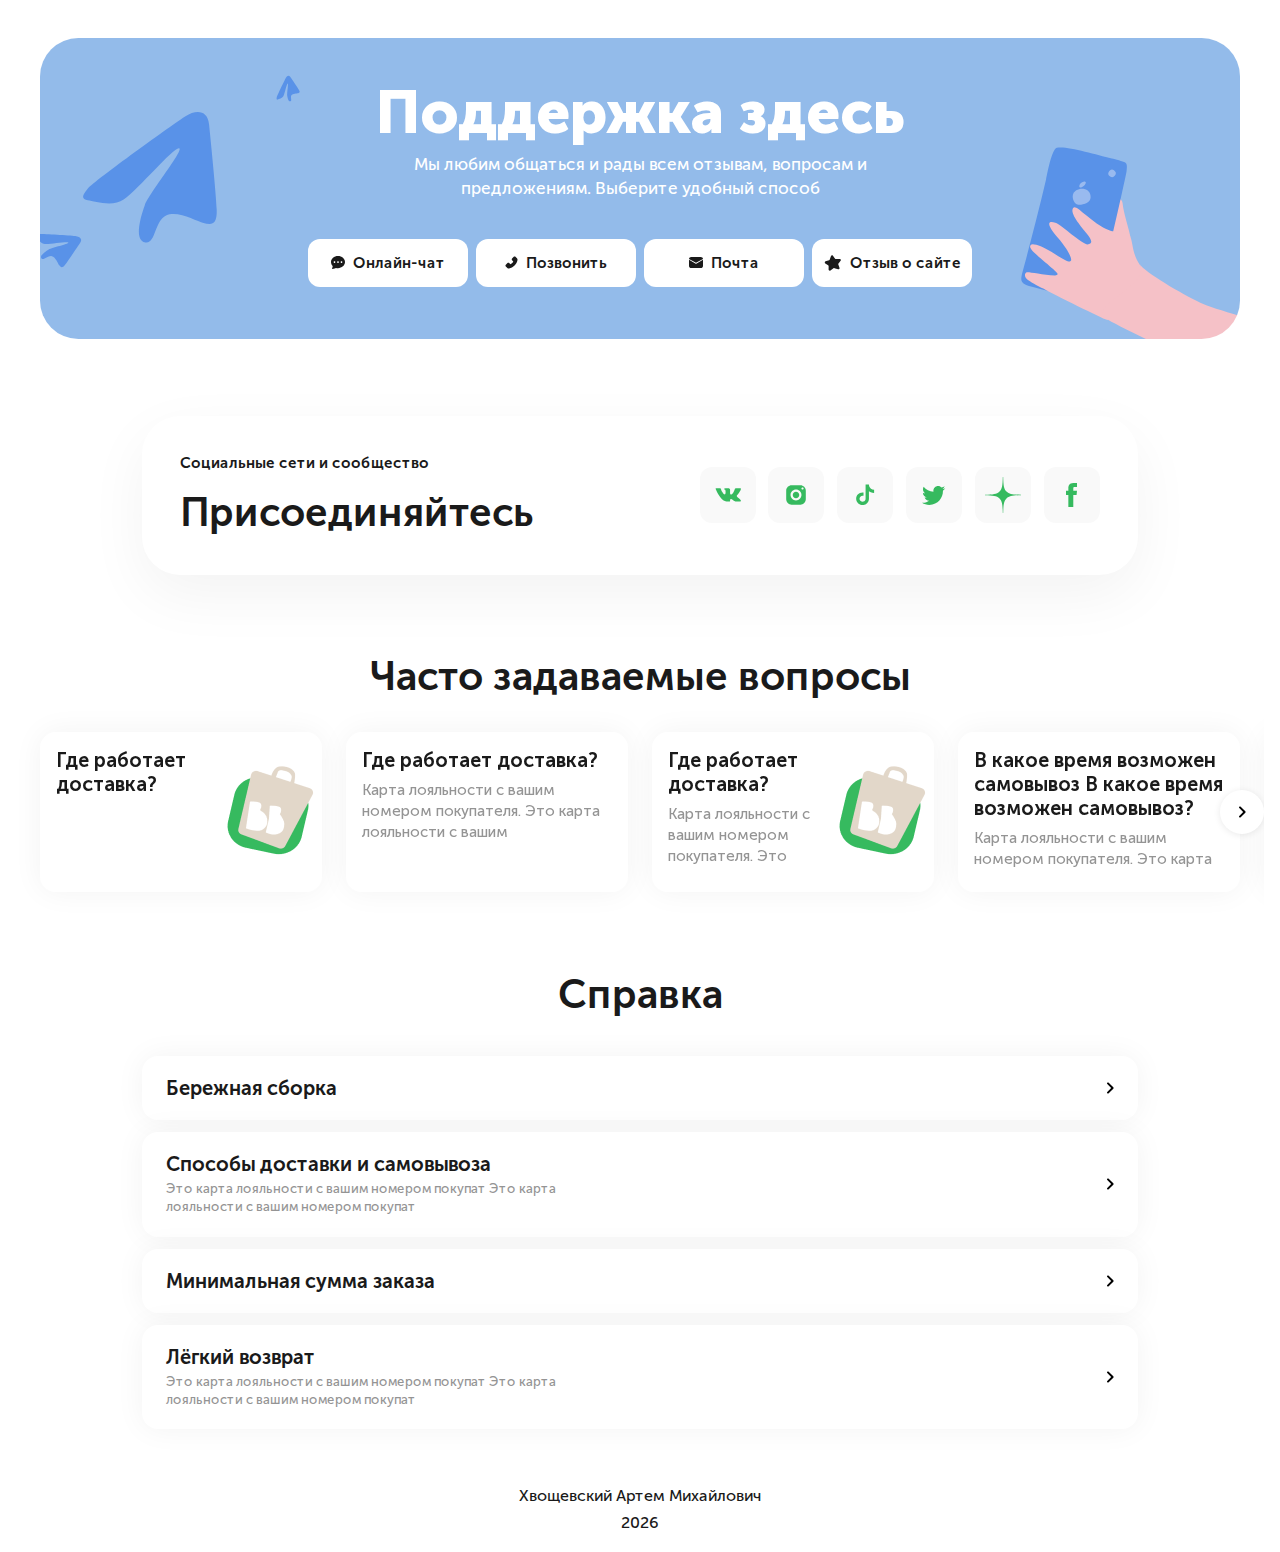
<file: index.html>
<!DOCTYPE html>
<html lang="ru">
    <head>
        <meta charset="UTF-8">
        <meta name="viewport" content="width=device-width, initial-scale=1.0">
        <link rel="stylesheet" href="css/style.min.css">
        <title>Ameton - Главная</title>
    </head>
    <body>
        <main>
            <section class="banner" aria-label="main banner">
                <div class="container">
                    <div class="banner__wrapper">
                        <h1 class="banner__title">Поддержка здесь</h1>
                        <p class="banner__description">
                            Мы любим общаться и рады всем отзывам, вопросам и
                            <br>
                            предложениям. Выберите удобный способ
                        </p>
                        <div class="banner__actions">
                            <a href="#" target="_blank" class="btn btn_padding btn_white">
                                <svg class="icon icon--chat">
                                    <use href="img/sprite.svg#chat"></use>
                                </svg>
                                <span>Онлайн-чат</span>
                            </a>
                            <a href="tel:+79680617060" target="_blank" class="btn btn_padding btn_white">
                                <svg class="icon icon--phone">
                                    <use href="img/sprite.svg#phone"></use>
                                </svg>
                                <span>Позвонить</span>
                            </a>
                            <a href="mailto:artem.hvoshevskiy@mail.ru" target="_blank" class="btn btn_padding btn_white">
                                <svg class="icon icon--mail">
                                    <use href="img/sprite.svg#mail"></use>
                                </svg>
                                <span>Почта</span>
                            </a>
                            <a href="#" target="_blank" class="btn btn_padding btn_white">
                                <svg class="icon icon--star">
                                    <use href="img/sprite.svg#star"></use>
                                </svg>
                                <span>Отзыв о сайте</span>
                            </a>
                        </div>
                    </div>
                </div>
            </section>
            <section class="social" aria-label="social media">
                <div class="container-small">
                    <div class="social__wrapper">
                        <div class="social__text">
                            <p>Социальные сети и сообщество</p>
                            <h2>Присоединяйтесь</h2>
                        </div>
                        <div class="social__items">
                            <a href="#" target="_blank" class="btn btn-social btn_gray">
                                <svg class="icon icon--vk">
                                    <use href="img/sprite.svg#vk"></use>
                                </svg>
                            </a>
                            <a href="#" target="_blank" class="btn btn-social btn_gray">
                                <svg class="icon icon--instagram">
                                    <use href="img/sprite.svg#instagram"></use>
                                </svg>
                            </a>
                            <a href="#" target="_blank" class="btn btn-social btn_gray">
                                <svg class="icon icon--tiktok">
                                    <use href="img/sprite.svg#tiktok"></use>
                                </svg>
                            </a>
                            <a href="#" target="_blank" class="btn btn-social btn_gray">
                                <svg class="icon icon--twitter">
                                    <use href="img/sprite.svg#twitter"></use>
                                </svg>
                            </a>
                            <a href="#" target="_blank" class="btn btn-social btn_gray">
                                <svg class="icon icon--dzen">
                                    <use href="img/sprite.svg#dzen"></use>
                                </svg>
                            </a>
                            <a href="#" target="_blank" class="btn btn-social btn_gray">
                                <svg class="icon icon--fb">
                                    <use href="img/sprite.svg#fb"></use>
                                </svg>
                            </a>
                        </div>
                    </div>
                </div>
            </section>
            <section class="faq" aria-label="faq">
                <div class="container">
                    <div class="faq__body">
                        <h2>Часто задаваемые вопросы</h2>
                        <div class="slider swiper">
                            <div class="swiper-wrapper">
                                <div class="swiper-slide">
                                    <a href="question.html" target="_blank">
                                        <div class="slider__item">
                                            <div class="slider__text">
                                                <h3>Где работает доставка?</h3>
                                            </div>
                                            <figure class="slider__img">
                                                <img src="img/delivery.png" srcset="img/delivery@2x.png 2x" alt="delivery">
                                            </figure>
                                        </div>
                                    </a>
                                </div>
                                <div class="swiper-slide">
                                    <a href="question.html" target="_blank">
                                        <div class="slider__item">
                                            <div class="slider__text">
                                                <h3>Где работает доставка?</h3>
                                                <p>Карта лояльности с вашим номером покупателя. Это карта лояльности с вашим</p>
                                            </div>
                                        </div>
                                    </a>
                                </div>
                                <div class="swiper-slide">
                                    <a href="question.html" target="_blank">
                                        <div class="slider__item">
                                            <div class="slider__text">
                                                <h3>Где работает доставка?</h3>
                                                <p>Карта лояльности с вашим номером покупателя. Это карта лояльности с вашим</p>
                                            </div>
                                            <figure class="slider__img">
                                                <img src="img/delivery.png" srcset="img/delivery@2x.png 2x" alt="delivery">
                                            </figure>
                                        </div>
                                    </a>
                                </div>
                                <div class="swiper-slide">
                                    <a href="question.html" target="_blank">
                                        <div class="slider__item">
                                            <div class="slider__text">
                                                <h3>В какое время возможен самовывоз В какое время возможен самовывоз?</h3>
                                                <p>Карта лояльности с вашим номером покупателя. Это карта лояльности с вашим</p>
                                            </div>
                                        </div>
                                    </a>
                                </div>
                                <div class="swiper-slide">
                                    <a href="question.html" target="_blank">
                                        <div class="slider__item">
                                            <div class="slider__text">
                                                <h3>Где работает доставка?</h3>
                                            </div>
                                            <figure class="slider__img">
                                                <img src="img/delivery.png" srcset="img/delivery@2x.png 2x" alt="delivery">
                                            </figure>
                                        </div>
                                    </a>
                                </div>
                                <div class="swiper-slide">
                                    <a href="question.html" target="_blank">
                                        <div class="slider__item">
                                            <div class="slider__text">
                                                <h3>Где работает доставка?</h3>
                                                <p>Карта лояльности с вашим номером покупателя. Это карта лояльности с вашим</p>
                                            </div>
                                        </div>
                                    </a>
                                </div>
                            </div>
                            <div class="swiper-button-prev">
                                <svg class="icon icon--arrow">
                                    <use href="img/sprite.svg#arrow"></use>
                                </svg>
                            </div>
                            <div class="swiper-button-next">
                                <svg class="icon icon--arrow">
                                    <use href="img/sprite.svg#arrow"></use>
                                </svg>
                            </div>
                            <div class="swiper-pagination"></div>
                        </div>
                    </div>
                </div>
            </section>
            <section class="notes" aria-label="notes">
                <div class="container-small">
                    <div class="notes__body">
                        <h2>Справка</h2>
                        <div class="notes__items">
                            <div class="notes__item">
                                <a href="#">
                                    <div class="notes__content">
                                        <div class="notes__text">
                                            <h3>Бережная сборка</h3>
                                        </div>
                                        <svg class="icon icon--arrow">
                                            <use href="./img/sprite.svg#arrow"></use>
                                        </svg>
                                    </div>
                                </a>
                            </div>
                            <div class="notes__item">
                                <a href="#">
                                    <div class="notes__content">
                                        <div class="notes__text">
                                            <h3>Способы доставки и самовывоза</h3>
                                            <p>Это карта лояльности с вашим номером покупат Это карта лояльности с вашим номером покупат</p>
                                        </div>
                                        <svg class="icon icon--arrow">
                                            <use href="./img/sprite.svg#arrow"></use>
                                        </svg>
                                    </div>
                                </a>
                            </div>
                            <div class="notes__item">
                                <a href="#">
                                    <div class="notes__content">
                                        <div class="notes__text">
                                            <h3>Минимальная сумма заказа</h3>
                                        </div>
                                        <svg class="icon icon--arrow">
                                            <use href="./img/sprite.svg#arrow"></use>
                                        </svg>
                                    </div>
                                </a>
                            </div>
                            <div class="notes__item">
                                <a href="#">
                                    <div class="notes__content">
                                        <div class="notes__text">
                                            <h3>Лёгкий возврат</h3>
                                            <p>Это карта лояльности с вашим номером покупат Это карта лояльности с вашим номером покупат</p>
                                        </div>
                                        <svg class="icon icon--arrow">
                                            <use href="./img/sprite.svg#arrow"></use>
                                        </svg>
                                    </div>
                                </a>
                            </div>
                        </div>
                    </div>
                </div>
            </section>
        </main>
        <footer class="footer">
            <p>Хвощевский Артем Михайлович</p>
            <script>document.write(new Date().getFullYear())</script>
        </footer>
        <script src="https://cdn.jsdelivr.net/npm/swiper@11/swiper-bundle.min.js"></script>
        <script src="js/main.js"></script>
    </body>
</html>
</file>
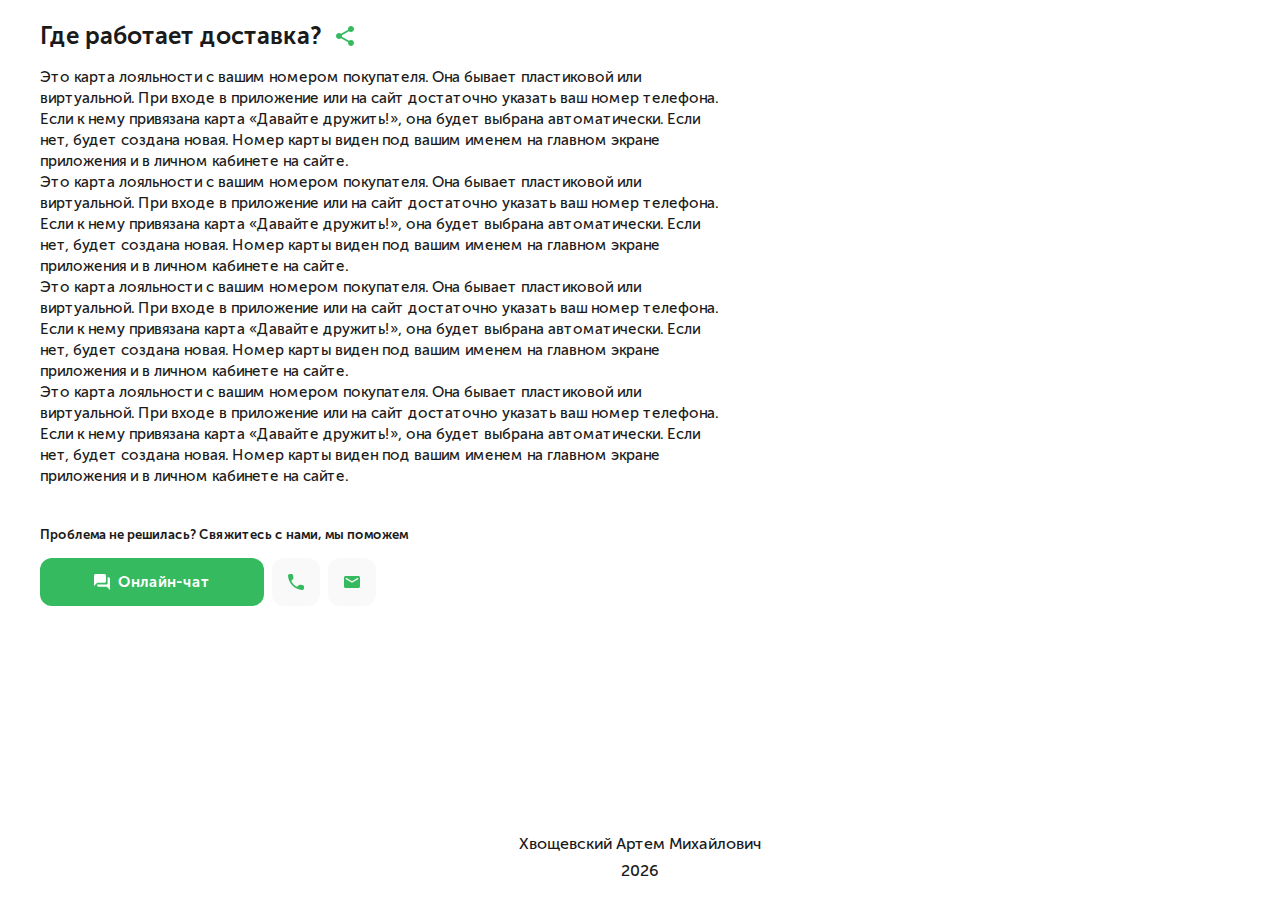
<file: question.html>
<!DOCTYPE html>
<html lang="en">
    <head>
        <meta charset="UTF-8">
        <meta name="viewport" content="width=device-width, initial-scale=1.0">
        <link rel="stylesheet" href="css/style.min.css">
        <title>Ameton - Где работает доставка?</title>
    </head>
    <body>
        <main>
            <article class="work">
                <div class="container">
                    <div class="work__body">
                        <div class="work__caption">
                            <h1 class="work__title">Где работает доставка?</h1>
                            <svg class="icon icon--repost">
                                <use href="./img/sprite.svg#repost"></use>
                            </svg>
                        </div>
                        <p>Это карта лояльности с вашим номером покупателя. Она бывает пластиковой или виртуальной. При входе в приложение или на сайт достаточно указать ваш номер телефона. Если к нему привязана карта «Давайте дружить!», она будет выбрана автоматически. Если нет, будет создана новая. Номер карты виден под вашим именем на главном экране приложения и в личном кабинете на сайте.</p>
                        <p>Это карта лояльности с вашим номером покупателя. Она бывает пластиковой или виртуальной. При входе в приложение или на сайт достаточно указать ваш номер телефона. Если к нему привязана карта «Давайте дружить!», она будет выбрана автоматически. Если нет, будет создана новая. Номер карты виден под вашим именем на главном экране приложения и в личном кабинете на сайте.</p>
                        <p> Это карта лояльности с вашим номером покупателя. Она бывает пластиковой или виртуальной. При входе в приложение или на сайт достаточно указать ваш номер телефона. Если к нему привязана карта «Давайте дружить!», она будет выбрана автоматически. Если нет, будет создана новая. Номер карты виден под вашим именем на главном экране приложения и в личном кабинете на сайте.</p>
                        <p> Это карта лояльности с вашим номером покупателя. Она бывает пластиковой или виртуальной. При входе в приложение или на сайт достаточно указать ваш номер телефона. Если к нему привязана карта «Давайте дружить!», она будет выбрана автоматически. Если нет, будет создана новая. Номер карты виден под вашим именем на главном экране приложения и в личном кабинете на сайте.</p>
                        <div class="work__contact">
                            <p>Проблема не решилась? Свяжитесь с нами, мы поможем</p>
                            <div class="work__actions">
                                <a href="#" target="_blank" class="btn btn_padding btn_green">
                                    <svg class="icon icon--chat2">
                                        <use href="./img/sprite.svg#chat2"></use>
                                    </svg>
                                    <span>Онлайн-чат</span>
                                </a>
                                <a href="tel:+79680617060" target="_blank" class="btn btn-work btn_gray">
                                    <svg class="icon icon--phone2">
                                        <use href="./img/sprite.svg#phone2"></use>
                                    </svg>
                                </a>
                                <a href="mailto:artem.hvoshevskiy@mail.ru" target="_blank" class="btn btn-work btn_gray">
                                    <svg class="icon icon--mail2">
                                        <use href="./img/sprite.svg#mail2"></use>
                                    </svg>
                                </a>
                            </div>
                        </div>
                    </div>
                </div>
            </article>
        </main>
        <footer class="footer">
            <p>Хвощевский Артем Михайлович</p>
            <script>document.write(new Date().getFullYear())</script>
        </footer>
    </body>
</html>
</file>
<file: css/style.min.css>
@import url(https://cdn.jsdelivr.net/npm/swiper@11/swiper-bundle.min.css) layer;h2,h3{font-weight:700}@font-face{font-family:MuseoSansCyrl;font-display:swap;src:url("../fonts/MuseoSansCyrl-500.woff2") format("woff2"),url("../fonts/MuseoSansCyrl-500.woff") format("woff");font-weight:500;font-style:normal;font-display:fallback}@font-face{font-family:MuseoSansCyrl;font-display:swap;src:url("../fonts/MuseoSansCyrl-700.woff2") format("woff2"),url("../fonts/MuseoSansCyrl-700.woff") format("woff");font-weight:700;font-style:normal;font-display:fallback}@font-face{font-family:MuseoSansCyrl;font-display:swap;src:url("../fonts/MuseoSansCyrl-900.woff2") format("woff2"),url("../fonts/MuseoSansCyrl-900.woff") format("woff");font-weight:900;font-style:normal;font-display:fallback}a{text-decoration:none}ul{list-style-type:none}img{border-style:none}button{font-family:inherit;font-size:100%;line-height:1.15;overflow:visible;text-transform:none}[type=button],[type=reset],[type=submit],button{-webkit-appearance:button}[type=button]::-moz-focus-inner,[type=reset]::-moz-focus-inner,[type=submit]::-moz-focus-inner,button::-moz-focus-inner{border-style:none;padding:0}[type=button]:-moz-focusring,[type=reset]:-moz-focusring,[type=submit]:-moz-focusring,button:-moz-focusring{outline:ButtonText dotted 1px}::-webkit-file-upload-button{-webkit-appearance:button;font:inherit}:root{--container-padding:15px;--font-main:"MuseoSansCyrl";--big-radius:40px;--small-radius:16px;--text-color:#1a1a1a;--subtext-color:#949494;--accent-color:#36ba5f;--subaccent-color:#ffffff;--socialBg-color:#f9f9f9;--bannerBg-color:#93bbea}.dark{--page-bg:#252526;--text-color:#ffffff}[class*=container]{max-width:75rem;margin:0 auto;padding:0 clamp(var(--container-padding),3vw,2.5rem);container-type:inline-size}[class*="__wrapper"]{padding:clamp(var(--container-padding),3vw,2.5rem)}.container-small{max-width:996px}h2{font-size:clamp(20px, 4vw, 40px);line-height:clamp(32px, 4vw, 48px)}h3{font-size:20px;line-height:24px}:where([class*=body]) h2{text-align:center}:where(.slider) a{color:currentColor}*{margin:0}html{line-height:1.15;-webkit-text-size-adjust:100%}body{min-height:100vh;display:-ms-flexbox;display:flex;-ms-flex-direction:column;flex-direction:column;color:var(--text-color);font-family:var(--font-main)}section{padding:clamp(var(--container-padding),3vw,2.5rem) 0}main{-ms-flex:1;flex:1}@layer components,variations; @layer components{.btn{border-radius:12px;display:-ms-inline-flexbox;display:inline-flex;-ms-flex-align:center;align-items:center;-ms-flex-pack:center;justify-content:center;-moz-column-gap:8px;column-gap:8px;transition:.3s}.btn span{font-size:15px;font-weight:700;line-height:18px}.icon:not(.icon--arrow){fill:currentColor}}.banner__wrapper,.social__wrapper{border-radius:clamp(var(--container-padding),3vw,var(--big-radius))}@layer variations{.btn_white{color:var(--text-color);background-color:var(--subaccent-color)}.btn_green{background-color:var(--accent-color);color:var(--subaccent-color)}.btn_gray,.icon--repost{color:var(--accent-color)}.btn_gray{background-color:var(--socialBg-color)}.btn_padding{padding:15px 0}.btn-social{width:clamp(34px,6vw,56px);height:clamp(34px,6vw,56px)}.btn-work{height:48px}.icon--chat{width:14px;height:13px}.icon--chat2{width:16px;height:16px}.icon--phone{width:13px;height:13px}.icon--phone2{width:16px;height:16px}.icon--mail{width:14px;height:11px}.icon--mail2{width:16px;height:12px}.icon--star{width:18px;height:16px}.icon--vk{height:14px;width:26px}.icon--instagram{height:20px;width:20px}.icon--tiktok{height:22px;width:19px}.icon--twitter{height:19px;width:24px}.icon--dzen{height:36px;width:36px}.icon--fb{height:24px;width:11px}.icon--arrow{width:7px;height:12px}.icon--repost{width:18px;height:20px}}.banner__wrapper{text-align:center;background-color:var(--bannerBg-color);background-image:url("../img/banner-fly.svg"),url("../img/banner-phone.svg");background-repeat:no-repeat;background-size:clamp(150px,22vw,263px),clamp(150px,22vw,277px);background-position:left top 37px,right bottom;color:var(--subaccent-color)}.banner__title{font-weight:900;font-size:clamp(24px, 6vw, 60px);line-height:clamp(36px, 8vw, 72px)}.banner__description{font-size:clamp(16px, 2vw, 17px);line-height:23.8px;margin-top:4px;text-wrap:balance}.banner__actions{margin:0 auto;display:grid;grid-template-columns:repeat(auto-fit,minmax(160px,1fr));max-width:664px;gap:8px;padding:clamp(var(--container-padding),3vw,2.5rem) 0 14px}.social__wrapper{box-shadow:0 20px 60px 0 rgba(26,26,26,.05);display:grid;grid-template-columns:repeat(auto-fit,minmax(221px,1fr));-ms-flex-align:center;align-items:center;gap:8px}.notes__content,.slider__item{box-shadow:0 0 30px 0 rgba(0,0,0,.05);background-color:var(--subaccent-color);border-radius:16px;transition:.3s}.social__text p{font-size:15px;font-weight:600;line-height:18px;margin-bottom:clamp(8px,2vw,16px);text-wrap:balance}.social__items{display:-ms-flexbox;display:flex;gap:clamp(6px,1vw,14px);-ms-flex-pack:justify;justify-content:space-between}.faq:has(.slider){padding-bottom:0}.slider{margin:0 -24px;padding:clamp(var(--container-padding),3vw,2rem) 24px 2.5em}.slider .swiper-button-next,.slider .swiper-button-prev{opacity:0;pointer-events:none;top:clamp(76px,9vw,90px);width:44px;height:44px;border-radius:50%;background-color:var(--subaccent-color);box-shadow:0 1px 7px 0 rgba(0,0,0,.09);transition:.3s}.slider .swiper-button-next::after,.slider .swiper-button-prev::after{content:""}.slider .swiper-button-next .icon--arrow,.slider .swiper-button-prev .icon--arrow{position:absolute;left:0;right:0;top:0;bottom:0;margin:auto;transition:.3s}.slider .swiper-button-next.swiper-button-disabled,.slider .swiper-button-prev.swiper-button-disabled{opacity:0}.slider .swiper-button-next{right:0}.slider .swiper-button-prev{left:0}.slider .swiper-button-prev .icon--arrow{rotate:180deg}.slider .swiper-pagination-bullets{opacity:1;display:-ms-flexbox;display:flex;-ms-flex-align:center;align-items:center;-ms-flex-pack:center;justify-content:center;-moz-column-gap:8px;column-gap:8px;height:15px}.slider .swiper-pagination-bullet{transition:.3s;width:10px;height:10px;background-color:var(--accent-color);opacity:.3}.slider .swiper-pagination-bullet-active{width:15px;height:15px;opacity:1}.slider__item{display:-ms-flexbox;display:flex;-ms-flex-align:start;align-items:flex-start;-ms-flex-pack:justify;justify-content:space-between;height:160px;box-sizing:border-box;border-bottom:18px solid var(--subaccent-color);overflow:hidden;gap:12px}.slider__item:has(.slider__img) .slider__text{padding-right:0}.slider__text{padding-left:16px;padding-top:16px;padding-right:16px}.slider__text p{color:var(--subtext-color);margin-top:8px;font-size:15px;line-height:21px}.slider__img img{width:104px}.notes__items{display:-ms-flexbox;display:flex;-ms-flex-direction:column;flex-direction:column;gap:12px;padding-top:clamp(var(--container-padding),3vw,2.5rem)}.notes__content{padding:20px 24px;display:-ms-flexbox;display:flex;-ms-flex-pack:justify;justify-content:space-between;-ms-flex-align:center;align-items:center;gap:16px}.notes__text{max-width:440px;-ms-flex-preferred-size:100%;flex-basis:100%;color:var(--text-color);transition:.3s}.notes__text p{transition:.3s;margin-top:4px;font-size:13px;line-height:18.2px;color:var(--subtext-color)}.work{padding-top:22px}.work__body{max-width:690px}.work__body>p{font-size:15px;line-height:21px}.work__caption{display:-ms-flexbox;display:flex;-ms-flex-align:center;align-items:center;gap:15px;margin-bottom:16px}.work__title{font-size:24px;font-weight:700;line-height:28.8px}.work__contact{margin-top:40px}.work__contact p{font-weight:700;font-size:13px;line-height:15.6px}.work__actions{display:grid;grid-template-columns:224px 48px 48px;-ms-flex-align:center;align-items:center;gap:8px;margin-top:16px}.footer{display:-ms-flexbox;display:flex;-ms-flex-direction:column;flex-direction:column;row-gap:8px;text-align:center;padding:20px 0}@container (min-width:479.98px){.social__items{-ms-flex-pack:end;justify-content:flex-end}}@media (min-width:619.98px){.slider .swiper-pagination-bullets{opacity:0}.slider .swiper-button-next,.slider .swiper-button-prev{opacity:1;pointer-events:all}}@media (any-hover:hover){.notes__content:hover .icon--arrow,.slider .swiper-button-next:hover .icon--arrow,.slider .swiper-button-prev:hover .icon--arrow{fill:var(--subaccent-color)}.btn_white:hover{color:var(--bannerBg-color)}.btn_green:hover{background-color:var(--subaccent-color);color:var(--accent-color)}.btn_gray:hover,.notes__content:hover,.slider .swiper-button-next:hover,.slider .swiper-button-prev:hover{background-color:var(--accent-color)}.btn_gray:hover,.notes__content:hover .notes__text,.notes__content:hover .notes__text p,.slider__item:hover h3,.slider__item:hover p{color:var(--subaccent-color)}.slider__item:hover{background-color:var(--bannerBg-color);border-color:var(--bannerBg-color)}}
</file>
